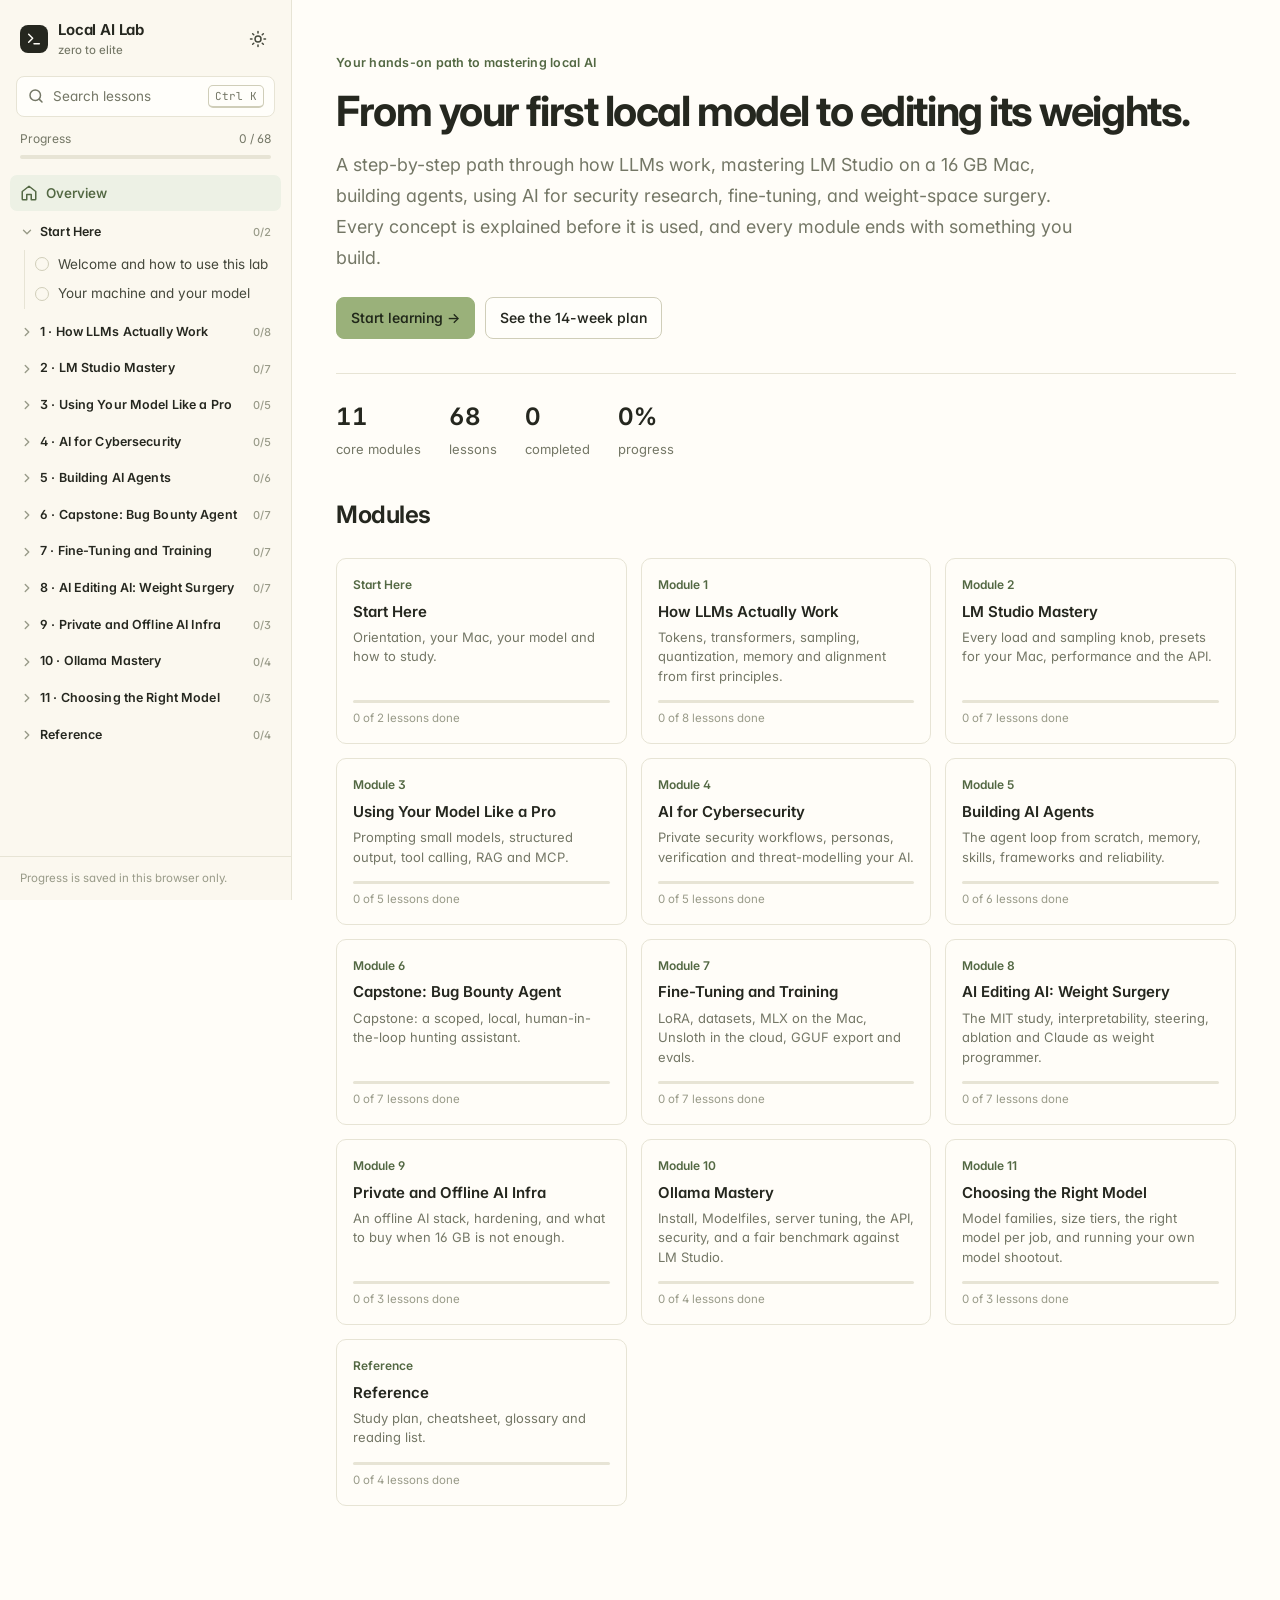
<file: index.html>
<!doctype html>
<html lang="en">
<head>
  <meta charset="utf-8">
  <meta name="viewport" content="width=device-width, initial-scale=1">
  <title>Local AI Lab</title>
  <meta name="description" content="A zero-to-elite study lab for local LLMs: how they work, LM Studio mastery, agents, security workflows, fine-tuning and weight-space editing.">
  <meta name="theme-color" content="#fffdf8" media="(prefers-color-scheme: light)">
  <meta name="theme-color" content="#171a14" media="(prefers-color-scheme: dark)">
  <link rel="icon" href="assets/favicon.svg" type="image/svg+xml">
  <script src="assets/theme.js"></script>
  <link rel="preconnect" href="https://fonts.googleapis.com">
  <link rel="preconnect" href="https://fonts.gstatic.com" crossorigin>
  <link rel="stylesheet" href="https://fonts.googleapis.com/css2?family=Inter:wght@400;450;500;550;600;650;700&family=JetBrains+Mono:wght@400;500;600&display=swap">
  <link rel="stylesheet" href="assets/style.css">
</head>
<body>
  <header class="topbar">
    <button class="icon-btn" id="menu-btn" aria-label="Open navigation">
      <svg class="icon" viewBox="0 0 24 24" fill="none" stroke="currentColor" stroke-width="2" stroke-linecap="round"><path d="M4 7h16M4 12h16M4 17h16"/></svg>
    </button>
    <a class="brand" href="#/">Local AI Lab</a>
    <button class="icon-btn" data-action="search" aria-label="Search">
      <svg class="icon" viewBox="0 0 24 24" fill="none" stroke="currentColor" stroke-width="2" stroke-linecap="round"><circle cx="11" cy="11" r="7"/><path d="m20 20-3.5-3.5"/></svg>
    </button>
    <button class="icon-btn theme-btn" data-action="theme" aria-label="Toggle light or dark theme">
      <svg class="icon sun" viewBox="0 0 24 24" fill="none" stroke="currentColor" stroke-width="2" stroke-linecap="round"><circle cx="12" cy="12" r="4"/><path d="M12 2v2M12 20v2M4.9 4.9l1.4 1.4M17.7 17.7l1.4 1.4M2 12h2M20 12h2M4.9 19.1l1.4-1.4M17.7 6.3l1.4-1.4"/></svg>
      <svg class="icon moon" viewBox="0 0 24 24" fill="none" stroke="currentColor" stroke-width="2" stroke-linecap="round" stroke-linejoin="round"><path d="M20 14.5A8 8 0 0 1 9.5 4a8 8 0 1 0 10.5 10.5z"/></svg>
    </button>
  </header>

  <div class="layout">
    <aside class="sidebar" id="sidebar" aria-label="Course navigation">
      <div class="sb-head">
        <a class="brand" href="#/">
          <span class="brand-mark" aria-hidden="true">
            <svg viewBox="0 0 24 24" fill="none" stroke="currentColor" stroke-width="2.2" stroke-linecap="round" stroke-linejoin="round"><path d="M4 17l6-6-6-6"/><path d="M12 19h8"/></svg>
          </span>
          <span>Local AI Lab<small>zero to elite</small></span>
        </a>
        <button class="icon-btn theme-btn" data-action="theme" aria-label="Toggle light or dark theme">
          <svg class="icon sun" viewBox="0 0 24 24" fill="none" stroke="currentColor" stroke-width="2" stroke-linecap="round"><circle cx="12" cy="12" r="4"/><path d="M12 2v2M12 20v2M4.9 4.9l1.4 1.4M17.7 17.7l1.4 1.4M2 12h2M20 12h2M4.9 19.1l1.4-1.4M17.7 6.3l1.4-1.4"/></svg>
          <svg class="icon moon" viewBox="0 0 24 24" fill="none" stroke="currentColor" stroke-width="2" stroke-linecap="round" stroke-linejoin="round"><path d="M20 14.5A8 8 0 0 1 9.5 4a8 8 0 1 0 10.5 10.5z"/></svg>
        </button>
      </div>
      <button class="search-trigger" data-action="search">
        <svg class="icon" viewBox="0 0 24 24" fill="none" stroke="currentColor" stroke-width="2" stroke-linecap="round"><circle cx="11" cy="11" r="7"/><path d="m20 20-3.5-3.5"/></svg>
        <span>Search lessons</span><kbd id="search-kbd">Ctrl K</kbd>
      </button>
      <div class="progress">
        <div class="progress-row"><span>Progress</span><span id="progress-text">0 / 0</span></div>
        <div class="progress-bar"><i id="progress-fill"></i></div>
      </div>
      <nav id="nav"></nav>
      <div class="sb-foot">Progress is saved in this browser only.</div>
    </aside>
    <div class="scrim" id="scrim"></div>

    <main class="main" id="main">
      <div class="content-wrap">
        <div class="col">
          <article class="prose" id="article"></article>
          <div class="lesson-foot" id="lesson-foot"></div>
        </div>
        <aside class="toc" id="toc" aria-label="On this page"></aside>
      </div>
    </main>
  </div>

  <div class="search-modal" id="search" hidden>
    <div class="search-box" role="dialog" aria-modal="true" aria-label="Search lessons">
      <div class="search-input-row">
        <svg class="icon" viewBox="0 0 24 24" fill="none" stroke="currentColor" stroke-width="2" stroke-linecap="round"><circle cx="11" cy="11" r="7"/><path d="m20 20-3.5-3.5"/></svg>
        <input id="search-input" type="search" placeholder="Search: kv cache, top-p, lora, scope guard…" autocomplete="off" spellcheck="false">
        <kbd>Esc</kbd>
      </div>
      <div class="search-results" id="search-results"></div>
      <div class="search-foot"><span><kbd>↑</kbd> <kbd>↓</kbd> to move</span><span><kbd>Enter</kbd> to open</span></div>
    </div>
  </div>

  <script src="assets/vendor/marked.min.js"></script>
  <script src="assets/vendor/highlight.min.js"></script>
  <script src="assets/vendor/hljs-dockerfile.min.js"></script>
  <script src="assets/vendor/hljs-django.min.js"></script>
  <script src="content/manifest.js"></script>
  <script src="assets/widgets.js"></script>
  <script src="assets/app.js"></script>
</body>
</html>
</file>
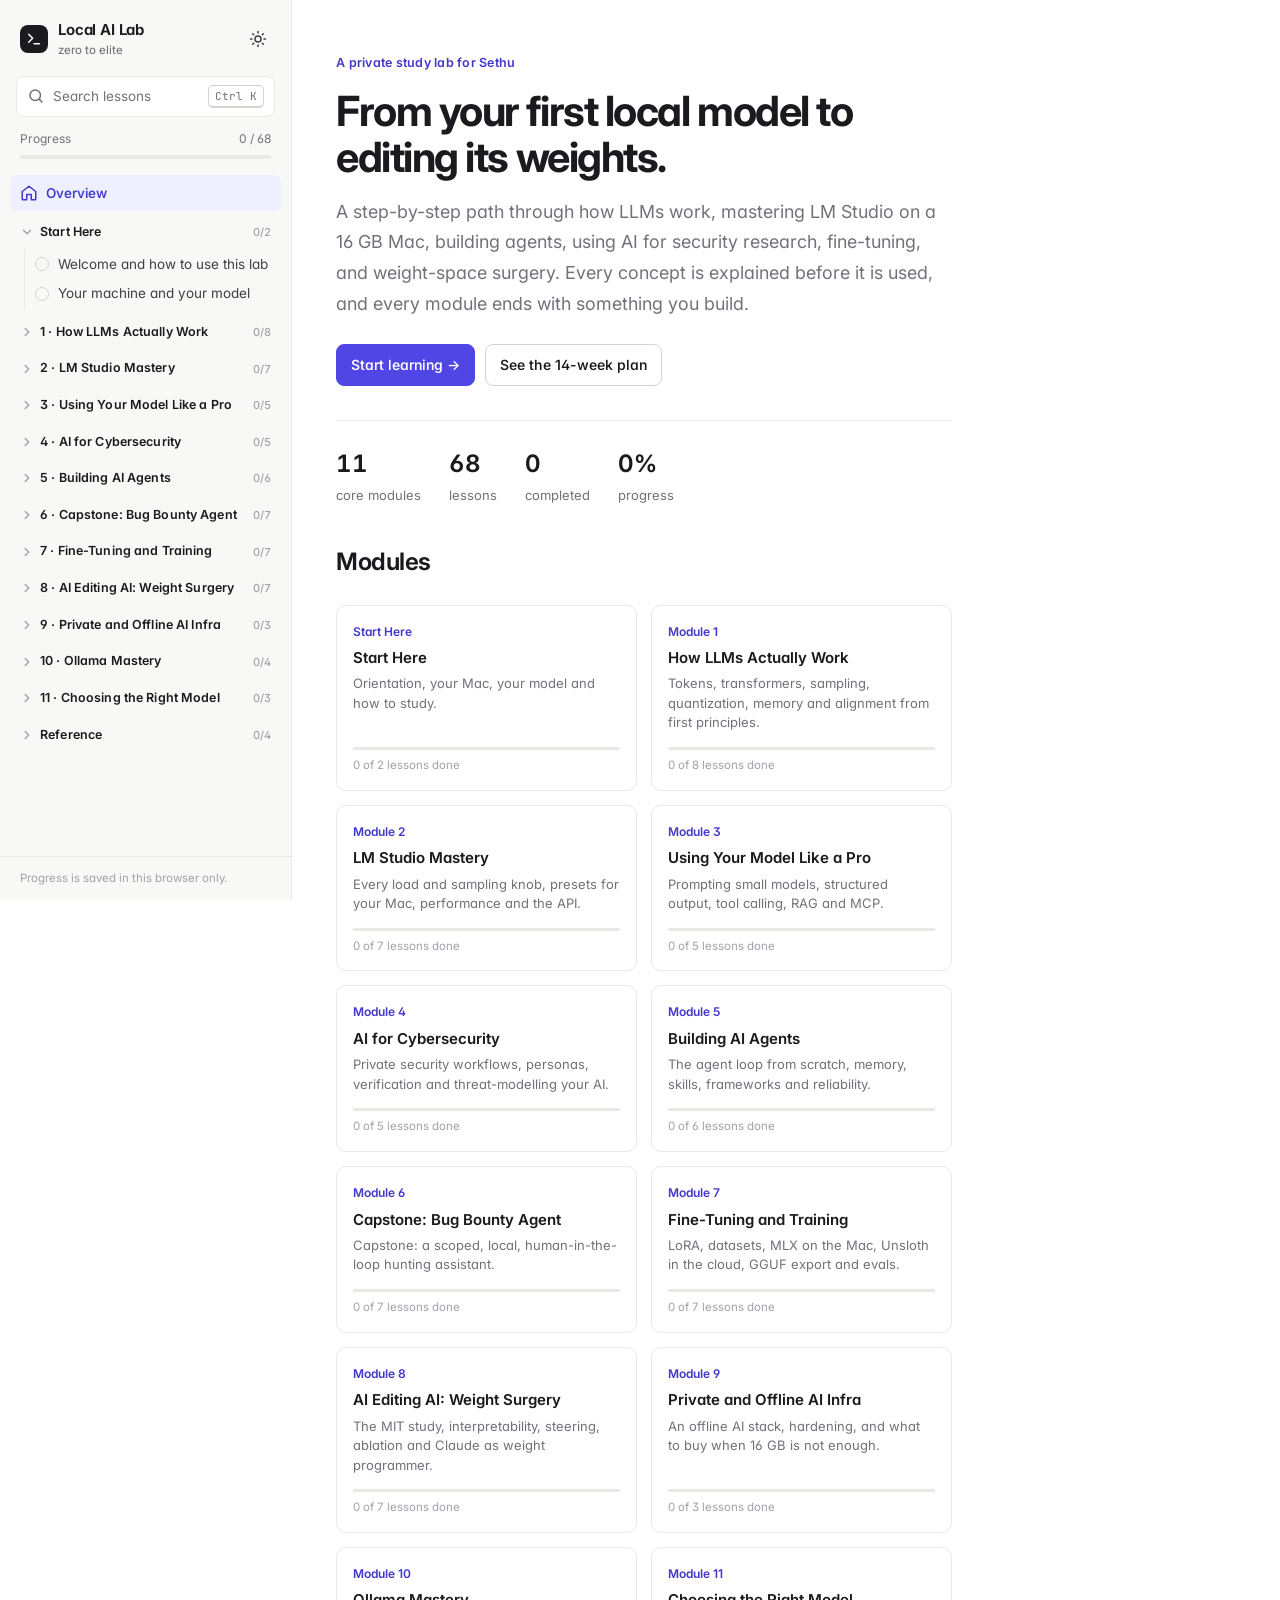
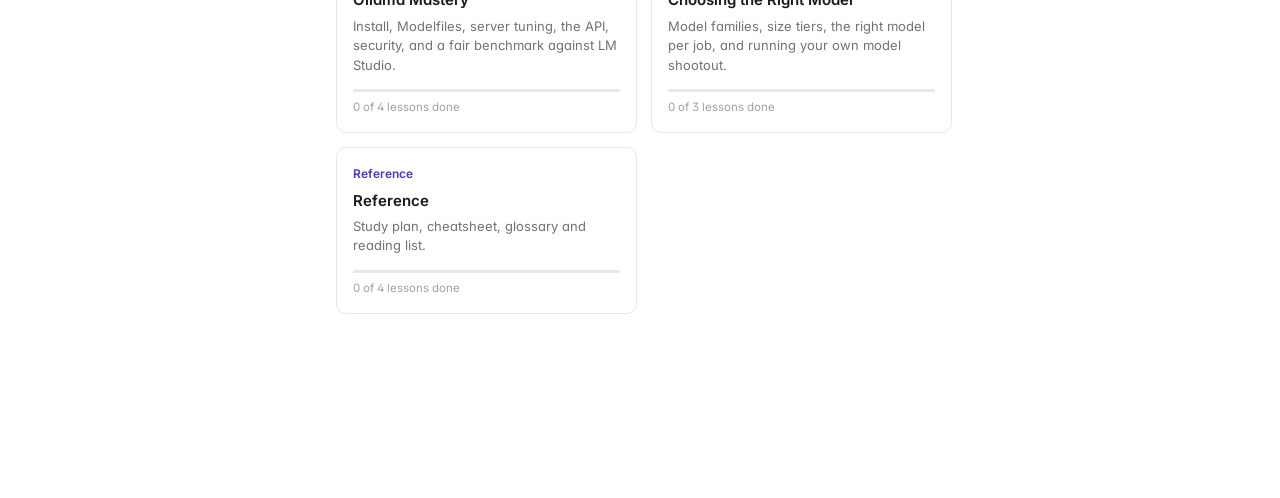
<file: local-ai-lab/index.html>
<!doctype html>
<html lang="en">
<head>
  <meta charset="utf-8">
  <meta name="viewport" content="width=device-width, initial-scale=1">
  <title>Local AI Lab</title>
  <meta name="description" content="A zero-to-elite study lab for local LLMs: how they work, LM Studio mastery, agents, security workflows, fine-tuning and weight-space editing.">
  <meta name="theme-color" content="#ffffff" media="(prefers-color-scheme: light)">
  <meta name="theme-color" content="#0e0f12" media="(prefers-color-scheme: dark)">
  <link rel="icon" href="assets/favicon.svg" type="image/svg+xml">
  <script src="assets/theme.js"></script>
  <link rel="preconnect" href="https://fonts.googleapis.com">
  <link rel="preconnect" href="https://fonts.gstatic.com" crossorigin>
  <link rel="stylesheet" href="https://fonts.googleapis.com/css2?family=Inter:wght@400;450;500;550;600;650;700&family=JetBrains+Mono:wght@400;500;600&display=swap">
  <link rel="stylesheet" href="assets/style.css">
</head>
<body>
  <header class="topbar">
    <button class="icon-btn" id="menu-btn" aria-label="Open navigation">
      <svg class="icon" viewBox="0 0 24 24" fill="none" stroke="currentColor" stroke-width="2" stroke-linecap="round"><path d="M4 7h16M4 12h16M4 17h16"/></svg>
    </button>
    <a class="brand" href="#/">Local AI Lab</a>
    <button class="icon-btn" data-action="search" aria-label="Search">
      <svg class="icon" viewBox="0 0 24 24" fill="none" stroke="currentColor" stroke-width="2" stroke-linecap="round"><circle cx="11" cy="11" r="7"/><path d="m20 20-3.5-3.5"/></svg>
    </button>
    <button class="icon-btn theme-btn" data-action="theme" aria-label="Toggle light or dark theme">
      <svg class="icon sun" viewBox="0 0 24 24" fill="none" stroke="currentColor" stroke-width="2" stroke-linecap="round"><circle cx="12" cy="12" r="4"/><path d="M12 2v2M12 20v2M4.9 4.9l1.4 1.4M17.7 17.7l1.4 1.4M2 12h2M20 12h2M4.9 19.1l1.4-1.4M17.7 6.3l1.4-1.4"/></svg>
      <svg class="icon moon" viewBox="0 0 24 24" fill="none" stroke="currentColor" stroke-width="2" stroke-linecap="round" stroke-linejoin="round"><path d="M20 14.5A8 8 0 0 1 9.5 4a8 8 0 1 0 10.5 10.5z"/></svg>
    </button>
  </header>

  <div class="layout">
    <aside class="sidebar" id="sidebar" aria-label="Course navigation">
      <div class="sb-head">
        <a class="brand" href="#/">
          <span class="brand-mark" aria-hidden="true">
            <svg viewBox="0 0 24 24" fill="none" stroke="currentColor" stroke-width="2.2" stroke-linecap="round" stroke-linejoin="round"><path d="M4 17l6-6-6-6"/><path d="M12 19h8"/></svg>
          </span>
          <span>Local AI Lab<small>zero to elite</small></span>
        </a>
        <button class="icon-btn theme-btn" data-action="theme" aria-label="Toggle light or dark theme">
          <svg class="icon sun" viewBox="0 0 24 24" fill="none" stroke="currentColor" stroke-width="2" stroke-linecap="round"><circle cx="12" cy="12" r="4"/><path d="M12 2v2M12 20v2M4.9 4.9l1.4 1.4M17.7 17.7l1.4 1.4M2 12h2M20 12h2M4.9 19.1l1.4-1.4M17.7 6.3l1.4-1.4"/></svg>
          <svg class="icon moon" viewBox="0 0 24 24" fill="none" stroke="currentColor" stroke-width="2" stroke-linecap="round" stroke-linejoin="round"><path d="M20 14.5A8 8 0 0 1 9.5 4a8 8 0 1 0 10.5 10.5z"/></svg>
        </button>
      </div>
      <button class="search-trigger" data-action="search">
        <svg class="icon" viewBox="0 0 24 24" fill="none" stroke="currentColor" stroke-width="2" stroke-linecap="round"><circle cx="11" cy="11" r="7"/><path d="m20 20-3.5-3.5"/></svg>
        <span>Search lessons</span><kbd id="search-kbd">Ctrl K</kbd>
      </button>
      <div class="progress">
        <div class="progress-row"><span>Progress</span><span id="progress-text">0 / 0</span></div>
        <div class="progress-bar"><i id="progress-fill"></i></div>
      </div>
      <nav id="nav"></nav>
      <div class="sb-foot">Progress is saved in this browser only.</div>
    </aside>
    <div class="scrim" id="scrim"></div>

    <main class="main" id="main">
      <div class="content-wrap">
        <div class="col">
          <article class="prose" id="article"></article>
          <div class="lesson-foot" id="lesson-foot"></div>
        </div>
        <aside class="toc" id="toc" aria-label="On this page"></aside>
      </div>
    </main>
  </div>

  <div class="search-modal" id="search" hidden>
    <div class="search-box" role="dialog" aria-modal="true" aria-label="Search lessons">
      <div class="search-input-row">
        <svg class="icon" viewBox="0 0 24 24" fill="none" stroke="currentColor" stroke-width="2" stroke-linecap="round"><circle cx="11" cy="11" r="7"/><path d="m20 20-3.5-3.5"/></svg>
        <input id="search-input" type="search" placeholder="Search: kv cache, top-p, lora, scope guard…" autocomplete="off" spellcheck="false">
        <kbd>Esc</kbd>
      </div>
      <div class="search-results" id="search-results"></div>
      <div class="search-foot"><span><kbd>↑</kbd> <kbd>↓</kbd> to move</span><span><kbd>Enter</kbd> to open</span></div>
    </div>
  </div>

  <script src="assets/vendor/marked.min.js"></script>
  <script src="assets/vendor/highlight.min.js"></script>
  <script src="assets/vendor/hljs-dockerfile.min.js"></script>
  <script src="assets/vendor/hljs-django.min.js"></script>
  <script src="content/manifest.js"></script>
  <script src="assets/widgets.js"></script>
  <script src="assets/app.js"></script>
</body>
</html>
</file>
<file: assets/style.css>
/* Local AI Lab — sage, cream and beige theme with light/dark tokens */

:root {
  --font-sans: "Inter", ui-sans-serif, system-ui, -apple-system, "Segoe UI", Roboto, sans-serif;
  --font-mono: "JetBrains Mono", ui-monospace, SFMono-Regular, Menlo, Consolas, monospace;

  --palette-sage: #9ab17a;
  --palette-celadon: #c3cc9b;
  --palette-cream: #e4dfb5;
  --palette-beige: #fbe8ce;

  --bg: #fffdf8;
  --bg-soft: #fbf8ef;
  --bg-muted: #f2efdf;
  --bg-elev: #fffefa;
  --text: #25271f;
  --text-soft: #45483c;
  --muted: #747766;
  --faint: #999b89;
  --border: #e7e4d5;
  --border-strong: #d0ceb9;
  --accent: var(--palette-sage);
  --accent-hover: #879e69;
  --accent-soft: #edf1e5;
  --accent-text: #536843;
  --accent-ink: #202719;
  --mark: #f5e9bb;
  --scrim: rgba(37, 39, 31, .42);
  --shadow: 0 1px 2px rgba(37, 39, 31, .04), 0 8px 24px rgba(37, 39, 31, .07);
  --shadow-lg: 0 24px 64px rgba(37, 39, 31, .2);

  --code-bg: #f6f4ea;
  --code-border: #e9e6d8;
  --code-text: #303228;
  --tok-comment: #858775;
  --tok-keyword: #687d50;
  --tok-string: #536843;
  --tok-number: #a76a38;
  --tok-title: #657b4e;
  --tok-attr: #77794e;
  --tok-meta: #747766;
  --tok-del: #a34f43;
  --tok-add: #536843;

  --c-goals: #687d50;
  --c-concept: #77794e;
  --c-note: #657b4e;
  --c-tip: #71864f;
  --c-warning: #a9783b;
  --c-danger: #a34f43;
  --c-lab: #85875b;
  --c-mac: #707466;

  --seg-1: var(--palette-sage);
  --seg-2: var(--palette-celadon);
  --seg-3: var(--palette-cream);
  --seg-4: var(--palette-beige);
  --seg-5: #69734e;

  --sidebar-w: 292px;
  --radius: 10px;
  --radius-sm: 6px;
  color-scheme: light;
}

:root[data-theme="dark"] {
  --bg: #171a14;
  --bg-soft: #1d2118;
  --bg-muted: #292e21;
  --bg-elev: #20241b;
  --text: #f1f0e5;
  --text-soft: #d2d3c4;
  --muted: #a5a890;
  --faint: #777d68;
  --border: #343a2c;
  --border-strong: #4a513c;
  --accent: #a9bf88;
  --accent-hover: #bdd19a;
  --accent-soft: #2a3322;
  --accent-text: #c2d4a3;
  --accent-ink: #202719;
  --mark: #4b492d;
  --scrim: rgba(9, 11, 8, .58);
  --shadow: 0 1px 2px rgba(0, 0, 0, .3), 0 8px 24px rgba(0, 0, 0, .25);
  --shadow-lg: 0 24px 64px rgba(0, 0, 0, .55);

  --code-bg: #1b1f18;
  --code-border: #343a2c;
  --code-text: #e5e5d8;
  --tok-comment: #929783;
  --tok-keyword: #bbce9a;
  --tok-string: #a9c28a;
  --tok-number: #e0b47f;
  --tok-title: #c2d4a3;
  --tok-attr: #d0ce91;
  --tok-meta: #a5a890;
  --tok-del: #e5a099;
  --tok-add: #a9c28a;

  --c-goals: #bbce9a;
  --c-concept: #d0ce91;
  --c-note: #c2d4a3;
  --c-tip: #a9c28a;
  --c-warning: #e0b47f;
  --c-danger: #e5a099;
  --c-lab: #d0ce91;
  --c-mac: #a5a890;

  --seg-1: #8da86a;
  --seg-2: #b6c894;
  --seg-3: #d4c779;
  --seg-4: #d8b98f;
  --seg-5: #69734e;
  color-scheme: dark;
}

*, *::before, *::after { box-sizing: border-box; }

html { -webkit-text-size-adjust: 100%; scroll-padding-top: 84px; }

body {
  margin: 0;
  background: var(--bg);
  color: var(--text);
  font-family: var(--font-sans);
  font-size: 16px;
  line-height: 1.65;
  -webkit-font-smoothing: antialiased;
  -moz-osx-font-smoothing: grayscale;
  font-feature-settings: "cv11", "ss01";
}

a { color: var(--accent-text); text-decoration: none; }
a:hover { text-decoration: underline; text-underline-offset: 3px; }
button { font: inherit; color: inherit; }
:focus-visible { outline: 2px solid var(--accent); outline-offset: 2px; border-radius: 4px; }

.icon { width: 18px; height: 18px; flex: none; }

/* ---------- layout ---------- */

.layout {
  display: grid;
  grid-template-columns: var(--sidebar-w) minmax(0, 1fr);
  min-height: 100vh;
}

.sidebar {
  position: sticky;
  top: 0;
  height: 100vh;
  display: flex;
  flex-direction: column;
  background: var(--bg-soft);
  border-right: 1px solid var(--border);
  overflow: hidden;
}

.sb-head {
  display: flex;
  align-items: center;
  justify-content: space-between;
  padding: 18px 16px 10px 20px;
}

.brand {
  display: flex;
  align-items: center;
  gap: 10px;
  color: var(--text);
  font-weight: 650;
  font-size: 15px;
  letter-spacing: -0.01em;
}
.brand:hover { text-decoration: none; }
.brand-mark {
  width: 28px; height: 28px;
  border-radius: 8px;
  display: grid; place-items: center;
  background: var(--text);
  color: var(--bg);
}
.brand-mark svg { width: 16px; height: 16px; }
.brand small { display: block; font-weight: 450; font-size: 11.5px; color: var(--muted); letter-spacing: 0; margin-top: -2px; }

.icon-btn {
  display: inline-grid;
  place-items: center;
  width: 34px; height: 34px;
  border-radius: 8px;
  border: 1px solid transparent;
  background: transparent;
  color: var(--text-soft);
  cursor: pointer;
}
.icon-btn:hover { background: var(--bg-muted); color: var(--text); }

.theme-btn .moon { display: none; }
:root[data-theme="dark"] .theme-btn .sun { display: none; }
:root[data-theme="dark"] .theme-btn .moon { display: block; }

.search-trigger {
  margin: 6px 16px 10px;
  display: flex;
  align-items: center;
  gap: 8px;
  padding: 8px 10px;
  border: 1px solid var(--border);
  border-radius: 8px;
  background: var(--bg-elev);
  color: var(--muted);
  font-size: 13.5px;
  cursor: pointer;
  text-align: left;
}
.search-trigger:hover { border-color: var(--border-strong); color: var(--text-soft); }
.search-trigger span { flex: 1; }
kbd, .kbd {
  font-family: var(--font-mono);
  font-size: 11px;
  padding: 1px 6px;
  border: 1px solid var(--border-strong);
  border-bottom-width: 2px;
  border-radius: 5px;
  background: var(--bg-elev);
  color: var(--muted);
}

.progress {
  margin: 2px 20px 10px;
  font-size: 12px;
  color: var(--muted);
}
.progress-row { display: flex; justify-content: space-between; margin-bottom: 6px; }
.progress-bar { height: 4px; border-radius: 99px; background: var(--border); overflow: hidden; }
.progress-bar i { display: block; height: 100%; width: 0; background: var(--accent); border-radius: 99px; transition: width .3s ease; }

#nav {
  flex: 1;
  overflow-y: auto;
  padding: 6px 10px 24px;
  scrollbar-width: thin;
}

.nav-home {
  display: flex; align-items: center; gap: 8px;
  padding: 7px 10px;
  margin-bottom: 4px;
  border-radius: 7px;
  font-size: 13.5px;
  color: var(--text-soft);
}
.nav-home:hover { background: var(--bg-muted); text-decoration: none; color: var(--text); }
.nav-home.active { background: var(--accent-soft); color: var(--accent-text); font-weight: 550; }

.nav-part { margin-top: 2px; }
.nav-part-btn {
  width: 100%;
  display: flex;
  align-items: center;
  gap: 6px;
  padding: 7px 10px;
  border: 0;
  background: transparent;
  border-radius: 7px;
  font-size: 12.5px;
  font-weight: 600;
  color: var(--text);
  letter-spacing: 0.01em;
  cursor: pointer;
  text-align: left;
}
.nav-part-btn:hover { background: var(--bg-muted); }
.nav-part-btn .chev { width: 14px; height: 14px; color: var(--faint); transition: transform .15s ease; flex: none; }
.nav-part.open .nav-part-btn .chev { transform: rotate(90deg); }
.nav-part-btn .label { flex: 1; }
.nav-count { font-size: 11px; font-weight: 500; color: var(--faint); font-variant-numeric: tabular-nums; }
.nav-count.full { color: var(--c-tip); }

.nav-lessons {
  list-style: none;
  margin: 0 0 6px;
  padding: 0 0 0 14px;
  display: none;
}
.nav-part.open .nav-lessons { display: block; }
.nav-lessons a {
  display: flex;
  align-items: flex-start;
  gap: 9px;
  padding: 5px 10px 5px 10px;
  border-left: 1px solid var(--border);
  font-size: 13.5px;
  line-height: 1.45;
  color: var(--text-soft);
}
.nav-lessons a:hover { color: var(--text); text-decoration: none; border-left-color: var(--border-strong); }
.nav-lessons a.active { color: var(--accent-text); border-left-color: var(--accent); font-weight: 550; }
.nav-lessons .dot {
  flex: none;
  width: 14px; height: 14px;
  margin-top: 2.5px;
  border-radius: 50%;
  border: 1.5px solid var(--border-strong);
  display: grid; place-items: center;
}
.nav-lessons a.done .dot { background: var(--c-tip); border-color: var(--c-tip); }
.nav-lessons a.done .dot::after {
  content: "";
  width: 6px; height: 3.5px;
  border-left: 1.6px solid var(--bg);
  border-bottom: 1.6px solid var(--bg);
  transform: rotate(-45deg) translate(0.5px, -0.5px);
}

.sb-foot {
  border-top: 1px solid var(--border);
  padding: 12px 20px;
  font-size: 11.5px;
  color: var(--faint);
}

/* ---------- topbar (mobile) ---------- */

.topbar {
  display: none;
  position: sticky;
  top: 0;
  z-index: 30;
  height: 56px;
  align-items: center;
  gap: 6px;
  padding: 0 10px;
  background: color-mix(in srgb, var(--bg) 88%, transparent);
  backdrop-filter: saturate(1.4) blur(10px);
  -webkit-backdrop-filter: saturate(1.4) blur(10px);
  border-bottom: 1px solid var(--border);
}
.topbar .brand { flex: 1; font-size: 14.5px; }

.scrim { display: none; }

/* ---------- main column ---------- */

.main { min-width: 0; }

.content-wrap {
  display: grid;
  grid-template-columns: minmax(0, 760px) 220px;
  gap: 64px;
  justify-content: center;
  padding: 52px 44px 120px;
}

body.overview-page .content-wrap {
  grid-template-columns: minmax(0, 1fr);
  gap: 0;
}

.col { min-width: 0; }

/* ---------- prose ---------- */

.prose { font-size: 16.5px; line-height: 1.72; color: var(--text-soft); }
.prose > *:first-child { margin-top: 0; }

.kicker {
  display: flex;
  flex-wrap: wrap;
  align-items: center;
  gap: 8px;
  font-size: 12.5px;
  font-weight: 550;
  color: var(--accent-text);
  margin-bottom: 14px;
  letter-spacing: 0.01em;
}
.kicker .sep { color: var(--faint); font-weight: 400; }
.kicker .meta { color: var(--muted); font-weight: 450; }
.kicker-site { margin-left: auto; color: var(--accent-text); white-space: nowrap; }
.kicker-site:hover { color: var(--accent-hover); }

.prose h1, .prose h2, .prose h3, .prose h4 {
  color: var(--text);
  letter-spacing: -0.02em;
  line-height: 1.25;
  position: relative;
}
.prose h1 { font-size: 2.15rem; font-weight: 700; margin: 0 0 18px; letter-spacing: -0.03em; }
.prose h2 { font-size: 1.5rem; font-weight: 650; margin: 3.2rem 0 1rem; padding-top: 1.4rem; border-top: 1px solid var(--border); }
.prose h3 { font-size: 1.17rem; font-weight: 620; margin: 2.2rem 0 .7rem; }
.prose h4 { font-size: 1rem; font-weight: 620; margin: 1.6rem 0 .5rem; }

.prose .anchor {
  position: absolute;
  left: -1.1em;
  padding-right: .3em;
  color: var(--faint);
  opacity: 0;
  font-weight: 400;
  text-decoration: none;
}
.prose h2 .anchor { top: 1.4rem; }
.prose h2:hover .anchor, .prose h3:hover .anchor, .prose .anchor:focus { opacity: 1; }

.prose p { margin: 0 0 1.1em; }
.prose p.lead { font-size: 1.14rem; line-height: 1.65; color: var(--muted); margin-bottom: 1.6em; }
.prose strong { color: var(--text); font-weight: 620; }
.prose ul, .prose ol { padding-left: 1.4em; margin: 0 0 1.2em; }
.prose li { margin: .3em 0; }
.prose li > ul, .prose li > ol { margin: .3em 0; }
.prose li::marker { color: var(--faint); }
.prose ol > li::marker { color: var(--muted); font-variant-numeric: tabular-nums; }
.prose hr { border: 0; border-top: 1px solid var(--border); margin: 2.5em 0; }
.prose img { max-width: 100%; border-radius: var(--radius); }

.prose blockquote {
  margin: 1.4em 0;
  padding: .2em 1.1em;
  border-left: 3px solid var(--border-strong);
  color: var(--muted);
}

.prose :not(pre) > code {
  font-family: var(--font-mono);
  font-size: .86em;
  padding: .12em .38em;
  border-radius: 5px;
  background: var(--bg-muted);
  border: 1px solid var(--border);
  color: var(--text);
  word-break: break-word;
}
.prose a code { color: var(--accent-text); }

.prose kbd { font-size: .78em; }

/* task lists */
.prose li.task { list-style: none; margin-left: -1.4em; display: flex; gap: .6em; align-items: flex-start; }
.prose li.task input {
  appearance: none;
  -webkit-appearance: none;
  flex: none;
  width: 17px; height: 17px;
  margin: .28em 0 0;
  border: 1.5px solid var(--border-strong);
  border-radius: 5px;
  background: var(--bg-elev);
  cursor: pointer;
  display: grid; place-items: center;
}
.prose li.task input:checked { background: var(--accent); border-color: var(--accent); }
.prose li.task input:checked::after {
  content: "";
  width: 8px; height: 4.5px;
  border-left: 2px solid var(--accent-ink);
  border-bottom: 2px solid var(--accent-ink);
  transform: rotate(-45deg) translate(1px, -1px);
}
.prose li.task.checked > .task-body { color: var(--muted); text-decoration: line-through; text-decoration-color: var(--faint); }

/* tables */
.table-wrap {
  margin: 1.5em 0;
  overflow-x: auto;
  border: 1px solid var(--border);
  border-radius: var(--radius);
}
.prose table { width: 100%; border-collapse: collapse; font-size: .9em; line-height: 1.55; }
.prose th, .prose td { padding: 9px 14px; text-align: left; vertical-align: top; border-bottom: 1px solid var(--border); }
.prose th { background: var(--bg-soft); color: var(--text); font-weight: 600; font-size: .95em; white-space: nowrap; }
.prose tr:last-child td { border-bottom: 0; }
.prose td code { white-space: nowrap; }

/* details */
.prose details {
  margin: .6em 0 1em;
  border: 1px solid var(--border);
  border-radius: var(--radius-sm);
  background: var(--bg-soft);
}
.prose details > summary {
  cursor: pointer;
  padding: 7px 12px;
  font-size: .9em;
  font-weight: 560;
  color: var(--accent-text);
  list-style: none;
  user-select: none;
}
.prose details > summary::-webkit-details-marker { display: none; }
.prose details > summary::before { content: "+"; display: inline-block; width: 1.1em; color: var(--faint); }
.prose details[open] > summary::before { content: "\2212"; }
.prose details > :not(summary) { padding: 0 14px; }
.prose details[open] { padding-bottom: 4px; }
.prose details > p:first-of-type { margin-top: .4em; }

/* ---------- code blocks ---------- */

.code {
  margin: 1.4em 0;
  border: 1px solid var(--code-border);
  border-radius: var(--radius);
  background: var(--code-bg);
  overflow: hidden;
}
.code figcaption {
  display: flex;
  align-items: center;
  gap: 10px;
  padding: 6px 8px 6px 14px;
  border-bottom: 1px solid var(--code-border);
  font-size: 12px;
  color: var(--muted);
  font-family: var(--font-mono);
}
.code .code-title { color: var(--text-soft); font-weight: 500; }
.code .code-lang { flex: 1; text-transform: lowercase; }
.code .code-title + .code-lang { text-align: right; }
.copy-btn {
  display: inline-flex; align-items: center; gap: 5px;
  padding: 3px 8px;
  border: 1px solid transparent;
  border-radius: 6px;
  background: transparent;
  color: var(--muted);
  font-family: var(--font-sans);
  font-size: 12px;
  cursor: pointer;
}
.copy-btn:hover { background: var(--bg-muted); color: var(--text); border-color: var(--border); }
.copy-btn.copied { color: var(--c-tip); }
.copy-btn svg { width: 13px; height: 13px; }
.code pre {
  margin: 0;
  padding: 14px 16px;
  overflow-x: auto;
  font-family: var(--font-mono);
  font-size: 13.2px;
  line-height: 1.62;
  color: var(--code-text);
  tab-size: 4;
}
.code pre code { font-family: inherit; background: none; border: 0; padding: 0; }

/* syntax tokens */
.hljs-comment, .hljs-quote { color: var(--tok-comment); font-style: italic; }
.hljs-keyword, .hljs-selector-tag, .hljs-literal, .hljs-type, .hljs-built_in, .hljs-doctag { color: var(--tok-keyword); }
.hljs-string, .hljs-regexp, .hljs-char.escape_ { color: var(--tok-string); }
.hljs-number, .hljs-symbol, .hljs-bullet, .hljs-link { color: var(--tok-number); }
.hljs-title, .hljs-section, .hljs-title.function_, .hljs-title.class_ { color: var(--tok-title); }
.hljs-attr, .hljs-attribute, .hljs-variable, .hljs-template-variable, .hljs-property, .hljs-params, .hljs-selector-attr { color: var(--tok-attr); }
.hljs-meta, .hljs-meta .hljs-keyword, .hljs-subst { color: var(--tok-meta); }
.hljs-name, .hljs-tag { color: var(--tok-title); }
.hljs-deletion { color: var(--tok-del); background: color-mix(in srgb, var(--tok-del) 10%, transparent); }
.hljs-addition { color: var(--tok-add); background: color-mix(in srgb, var(--tok-add) 10%, transparent); }
.hljs-emphasis { font-style: italic; }
.hljs-strong { font-weight: 600; }

/* ---------- callouts ---------- */

.callout {
  --c: var(--c-note);
  margin: 1.5em 0;
  padding: 14px 18px 4px;
  border: 1px solid color-mix(in srgb, var(--c) 28%, var(--border));
  border-left: 3px solid var(--c);
  border-radius: var(--radius-sm) var(--radius) var(--radius) var(--radius-sm);
  background: color-mix(in srgb, var(--c) 5%, var(--bg));
  color: var(--text-soft);
  font-size: .96em;
}
.callout-head {
  display: flex;
  align-items: center;
  gap: 8px;
  margin-bottom: 6px;
  color: var(--c);
  font-size: 12px;
  font-weight: 650;
  letter-spacing: .06em;
  text-transform: uppercase;
}
.callout-head .icon { width: 16px; height: 16px; }
.callout-title { margin: 0 0 .5em; color: var(--text); font-weight: 620; font-size: 1.02em; letter-spacing: -0.005em; }
.callout-title code { text-transform: none; }
.callout-body > :last-child { margin-bottom: 12px; }
.callout-body .code { background: var(--bg-elev); }
.callout-body ul, .callout-body ol { margin-bottom: .8em; }

.callout.goals { --c: var(--c-goals); }
.callout.concept { --c: var(--c-concept); }
.callout.note { --c: var(--c-note); }
.callout.tip { --c: var(--c-tip); }
.callout.warning { --c: var(--c-warning); }
.callout.danger { --c: var(--c-danger); }
.callout.lab { --c: var(--c-lab); }
.callout.mac { --c: var(--c-mac); }

.callout.goals ul { list-style: none; padding-left: 0; }
.callout.goals li { position: relative; padding-left: 1.5em; }
.callout.goals li::before {
  content: "";
  position: absolute; left: 0; top: .62em;
  width: 9px; height: 5px;
  border-left: 2px solid var(--c-goals);
  border-bottom: 2px solid var(--c-goals);
  transform: rotate(-45deg);
}

/* ---------- mermaid ---------- */

.mermaid-wrap {
  margin: 1.6em 0;
  padding: 20px 16px;
  border: 1px solid var(--border);
  border-radius: var(--radius);
  background: var(--bg-soft);
  overflow-x: auto;
  text-align: center;
}
.mermaid-out { min-height: 40px; }
.mermaid-out svg { max-width: 100%; height: auto; }
.mermaid-out:empty::before { content: "Rendering diagram…"; color: var(--faint); font-size: 13px; }
.mermaid-fallback { text-align: left; font-family: var(--font-mono); font-size: 12.5px; color: var(--muted); margin: 0; white-space: pre-wrap; }

/* ---------- lesson footer ---------- */

.lesson-foot { margin-top: 64px; }

.complete-row {
  display: flex;
  align-items: center;
  justify-content: space-between;
  flex-wrap: wrap;
  gap: 12px;
  padding: 16px 18px;
  border: 1px solid var(--border);
  border-radius: var(--radius);
  background: var(--bg-soft);
  margin-bottom: 18px;
}
.complete-row p { margin: 0; font-size: 14px; color: var(--muted); }
.btn {
  display: inline-flex; align-items: center; gap: 8px;
  padding: 8px 14px;
  border-radius: 8px;
  border: 1px solid var(--border-strong);
  background: var(--bg-elev);
  color: var(--text);
  font-size: 14px;
  font-weight: 550;
  cursor: pointer;
  text-decoration: none;
}
.btn:hover { border-color: var(--text-soft); text-decoration: none; }
.btn.primary { background: var(--accent); border-color: var(--accent); color: var(--accent-ink); }
.btn.primary:hover { background: var(--accent-hover); border-color: var(--accent-hover); }
.btn.done { background: color-mix(in srgb, var(--c-tip) 12%, var(--bg)); border-color: color-mix(in srgb, var(--c-tip) 45%, var(--border)); color: var(--c-tip); }
.btn .icon { width: 16px; height: 16px; }

.pager { display: grid; grid-template-columns: 1fr 1fr; gap: 14px; }
.pager a {
  display: block;
  padding: 14px 16px;
  border: 1px solid var(--border);
  border-radius: var(--radius);
  color: var(--text);
  transition: border-color .15s ease, background .15s ease;
}
.pager a:hover { border-color: var(--accent); text-decoration: none; background: var(--accent-soft); }
.pager .dir { display: block; font-size: 12px; color: var(--muted); margin-bottom: 3px; }
.pager .t { font-weight: 580; font-size: 14.5px; line-height: 1.4; }
.pager .next { text-align: right; grid-column: 2; }

/* ---------- toc ---------- */

.toc {
  position: sticky;
  top: 52px;
  align-self: start;
  max-height: calc(100vh - 80px);
  overflow-y: auto;
  font-size: 13px;
  scrollbar-width: thin;
}
.toc-title { font-size: 11.5px; font-weight: 650; text-transform: uppercase; letter-spacing: .07em; color: var(--muted); margin-bottom: 10px; }
.toc ul { list-style: none; margin: 0; padding: 0; border-left: 1px solid var(--border); }
.toc li a {
  display: block;
  padding: 4px 0 4px 12px;
  margin-left: -1px;
  border-left: 1px solid transparent;
  color: var(--muted);
  line-height: 1.4;
}
.toc li.h3 a { padding-left: 24px; font-size: 12.5px; }
.toc li a:hover { color: var(--text); text-decoration: none; }
.toc li a.active { color: var(--accent-text); border-left-color: var(--accent); }

/* ---------- home ---------- */

.home-hero { margin-bottom: 40px; }
.home-hero .eyebrow { font-size: 12.5px; font-weight: 600; color: var(--accent-text); letter-spacing: .02em; margin-bottom: 14px; }
.home-hero h1 { font-size: 2.6rem; letter-spacing: -0.035em; line-height: 1.12; margin: 0 0 16px; color: var(--text); }
.home-hero p { font-size: 1.12rem; color: var(--muted); max-width: 760px; margin: 0 0 24px; }
.home-actions { display: flex; flex-wrap: wrap; gap: 10px; }
.home-stats { display: flex; flex-wrap: wrap; gap: 28px; margin: 34px 0 6px; padding-top: 22px; border-top: 1px solid var(--border); }
.home-stats div { font-size: 13px; color: var(--muted); }
.home-stats b { display: block; font-size: 1.5rem; color: var(--text); font-weight: 650; letter-spacing: -0.02em; font-variant-numeric: tabular-nums; }

.part-grid { display: grid; grid-template-columns: repeat(auto-fill, minmax(230px, 1fr)); gap: 14px; margin-top: 28px; }
.part-card {
  display: flex;
  flex-direction: column;
  gap: 6px;
  padding: 16px 16px 14px;
  border: 1px solid var(--border);
  border-radius: var(--radius);
  color: var(--text);
  background: var(--bg);
  transition: border-color .15s ease, transform .15s ease;
}
.part-card:hover { border-color: var(--accent); text-decoration: none; }
.part-card .num { font-size: 12px; font-weight: 600; color: var(--accent-text); }
.part-card .name { font-weight: 620; font-size: 15px; line-height: 1.35; }
.part-card .desc { font-size: 13px; color: var(--muted); line-height: 1.5; flex: 1; }
.part-card .bar { height: 3px; border-radius: 9px; background: var(--border); overflow: hidden; margin-top: 8px; }
.part-card .bar i { display: block; height: 100%; background: var(--accent); }
.part-card .count { font-size: 11.5px; color: var(--faint); }

.placeholder {
  padding: 28px;
  border: 1px dashed var(--border-strong);
  border-radius: var(--radius);
  color: var(--muted);
  text-align: center;
}

/* ---------- search ---------- */

.search-modal {
  position: fixed;
  inset: 0;
  z-index: 100;
  display: flex;
  justify-content: center;
  align-items: flex-start;
  padding: 10vh 16px 16px;
  background: var(--scrim);
  backdrop-filter: blur(3px);
  -webkit-backdrop-filter: blur(3px);
}
.search-modal[hidden] { display: none; }
.search-box {
  width: min(640px, 100%);
  max-height: 72vh;
  display: flex;
  flex-direction: column;
  border: 1px solid var(--border);
  border-radius: 14px;
  background: var(--bg-elev);
  box-shadow: var(--shadow-lg);
  overflow: hidden;
}
.search-input-row { display: flex; align-items: center; gap: 10px; padding: 0 14px; border-bottom: 1px solid var(--border); }
.search-input-row .icon { color: var(--muted); }
.search-input-row input {
  flex: 1;
  height: 54px;
  border: 0;
  outline: 0;
  background: transparent;
  color: var(--text);
  font: inherit;
  font-size: 16px;
}
.search-results { overflow-y: auto; padding: 8px; }
.search-results .empty { padding: 26px; text-align: center; color: var(--muted); font-size: 14px; }
.sr-item {
  display: block;
  padding: 10px 12px;
  border-radius: 8px;
  color: var(--text);
  cursor: pointer;
}
.sr-item:hover { text-decoration: none; }
.sr-item.active { background: var(--accent-soft); }
.sr-path { font-size: 11.5px; color: var(--muted); margin-bottom: 2px; }
.sr-title { font-weight: 580; font-size: 14.5px; }
.sr-snip { font-size: 13px; color: var(--muted); margin-top: 3px; line-height: 1.5; overflow: hidden; display: -webkit-box; -webkit-line-clamp: 2; -webkit-box-orient: vertical; }
.sr-item mark, .sr-snip mark { background: var(--mark); color: inherit; border-radius: 3px; padding: 0 1px; }
.search-foot { display: flex; gap: 14px; padding: 9px 14px; border-top: 1px solid var(--border); font-size: 12px; color: var(--muted); }

/* ---------- widgets ---------- */

.w {
  margin: 1.8em 0;
  border: 1px solid var(--border);
  border-radius: 12px;
  background: var(--bg-elev);
  box-shadow: var(--shadow);
  overflow: hidden;
  font-size: 14px;
  line-height: 1.5;
  color: var(--text-soft);
}
.w-head {
  display: flex;
  align-items: center;
  justify-content: space-between;
  gap: 10px;
  padding: 11px 16px;
  border-bottom: 1px solid var(--border);
  background: var(--bg-soft);
}
.w-head b { color: var(--text); font-weight: 620; font-size: 14px; }
.w-head span { font-size: 12px; color: var(--muted); }
.w-body { padding: 16px; }
.w-grid { display: grid; grid-template-columns: repeat(2, minmax(0, 1fr)); gap: 14px 22px; }
.w-field label { display: flex; justify-content: space-between; gap: 8px; font-size: 12.5px; color: var(--muted); margin-bottom: 4px; }
.w-field label output, .w-field label .val { color: var(--text); font-family: var(--font-mono); font-size: 12.5px; }
.w input[type="range"] { width: 100%; accent-color: var(--accent); }
.w select, .w input[type="number"], .w textarea {
  width: 100%;
  padding: 7px 9px;
  border: 1px solid var(--border-strong);
  border-radius: 7px;
  background: var(--bg);
  color: var(--text);
  font: inherit;
  font-size: 13.5px;
}
.w textarea { font-family: var(--font-mono); font-size: 13px; line-height: 1.55; resize: vertical; min-height: 90px; }
.w-chips { display: flex; flex-wrap: wrap; gap: 6px; }
.w-chip {
  padding: 5px 10px;
  border: 1px solid var(--border-strong);
  border-radius: 99px;
  background: var(--bg);
  font-size: 12.5px;
  cursor: pointer;
  color: var(--text-soft);
}
.w-chip:hover { border-color: var(--text-soft); }
.w-chip.on { background: var(--accent-soft); border-color: var(--accent); color: var(--accent-text); font-weight: 560; }
.w-btn {
  padding: 6px 12px;
  border: 1px solid var(--border-strong);
  border-radius: 7px;
  background: var(--bg);
  font-size: 13px;
  font-weight: 550;
  cursor: pointer;
  color: var(--text);
}
.w-btn:hover { border-color: var(--text-soft); }
.w-btn.primary { background: var(--accent); border-color: var(--accent); color: var(--accent-ink); }
.w-row { display: flex; flex-wrap: wrap; align-items: center; gap: 8px; }
.w-sep { height: 1px; background: var(--border); margin: 16px -16px; }
.w-note { font-size: 12.5px; color: var(--muted); margin: 10px 0 0; }
.w-mono { font-family: var(--font-mono); }
.w-prompt { font-family: var(--font-mono); font-size: 13px; padding: 9px 12px; border-radius: 8px; background: var(--code-bg); border: 1px solid var(--code-border); color: var(--text); }
.w-prompt .gen { color: var(--accent-text); font-weight: 600; }
.w-prompt .cursor { display: inline-block; width: 7px; height: 1.05em; vertical-align: -2px; background: var(--accent); animation: blink 1s steps(1) infinite; margin-left: 2px; }
@keyframes blink { 50% { opacity: 0; } }

.dist { display: grid; gap: 5px; margin-top: 14px; }
.dist-row { display: grid; grid-template-columns: 96px minmax(0, 1fr) 62px; align-items: center; gap: 10px; font-size: 13px; }
.dist-row .tok { font-family: var(--font-mono); color: var(--text); overflow: hidden; text-overflow: ellipsis; white-space: nowrap; }
.dist-row .track { position: relative; height: 18px; border-radius: 5px; background: var(--bg-muted); overflow: hidden; }
.dist-row .ghost { position: absolute; inset: 0 auto 0 0; background: color-mix(in srgb, var(--faint) 35%, transparent); border-radius: 5px; }
.dist-row .fill { position: absolute; inset: 0 auto 0 0; background: var(--accent); border-radius: 5px; transition: width .25s ease; }
.dist-row .pct { font-family: var(--font-mono); font-size: 12px; text-align: right; color: var(--text); }
.dist-row.cut .tok { color: var(--faint); text-decoration: line-through; }
.dist-row.cut .pct { color: var(--faint); font-size: 10.5px; font-family: var(--font-sans); }
.dist-row .hits { position: absolute; right: 6px; top: 0; font-size: 11px; line-height: 18px; color: var(--text); font-family: var(--font-mono); }
.dist-legend { display: flex; flex-wrap: wrap; gap: 14px; font-size: 12px; color: var(--muted); margin-top: 10px; }
.dist-legend i { display: inline-block; width: 10px; height: 10px; border-radius: 3px; margin-right: 5px; vertical-align: -1px; }

.mem-bar { display: flex; height: 30px; border-radius: 8px; overflow: hidden; background: var(--bg-muted); margin: 6px 0 8px; position: relative; }
.mem-bar span { height: 100%; transition: width .25s ease; }
.mem-scale { position: relative; height: 18px; font-size: 11px; color: var(--muted); }
.mem-marker { position: absolute; top: -40px; bottom: 0; width: 0; border-left: 2px dashed var(--text); }
.mem-marker em { position: absolute; top: 40px; transform: translateX(-50%); white-space: nowrap; font-style: normal; font-size: 11px; color: var(--text); }
.mem-legend { display: grid; grid-template-columns: repeat(auto-fill, minmax(190px, 1fr)); gap: 6px 16px; margin-top: 12px; font-size: 13px; }
.mem-legend div { display: flex; justify-content: space-between; gap: 8px; }
.mem-legend i { display: inline-block; width: 10px; height: 10px; border-radius: 3px; margin-right: 7px; vertical-align: -1px; }
.mem-legend b { font-family: var(--font-mono); font-weight: 500; color: var(--text); font-size: 12.5px; }
.verdict { margin-top: 14px; padding: 10px 12px; border-radius: 8px; font-size: 13.5px; border: 1px solid; }
.verdict.ok { color: var(--c-tip); border-color: color-mix(in srgb, var(--c-tip) 40%, transparent); background: color-mix(in srgb, var(--c-tip) 8%, transparent); }
.verdict.tight { color: var(--c-warning); border-color: color-mix(in srgb, var(--c-warning) 40%, transparent); background: color-mix(in srgb, var(--c-warning) 8%, transparent); }
.verdict.bad { color: var(--c-danger); border-color: color-mix(in srgb, var(--c-danger) 40%, transparent); background: color-mix(in srgb, var(--c-danger) 8%, transparent); }
.verdict b { color: inherit; }

.tok-out { display: flex; flex-wrap: wrap; gap: 3px; margin-top: 12px; font-family: var(--font-mono); font-size: 13px; line-height: 1.4; }
.tok-out span { padding: 2px 4px; border-radius: 4px; white-space: pre; }
.tok-out span.ws { color: var(--faint); }
.tok-stats { display: flex; flex-wrap: wrap; gap: 20px; margin-top: 14px; font-size: 13px; color: var(--muted); }
.tok-stats b { display: block; color: var(--text); font-size: 18px; font-weight: 650; font-variant-numeric: tabular-nums; }

/* ---------- responsive ---------- */

@media (max-width: 1260px) {
  .content-wrap { grid-template-columns: minmax(0, 780px); gap: 0; }
  .toc { display: none; }
}

@media (max-width: 920px) {
  .layout { grid-template-columns: minmax(0, 1fr); }
  .topbar { display: flex; }
  .sidebar {
    position: fixed;
    inset: 0 auto 0 0;
    z-index: 60;
    width: min(320px, 86vw);
    transform: translateX(-102%);
    transition: transform .22s ease;
    box-shadow: var(--shadow-lg);
  }
  body.nav-open .sidebar { transform: none; }
  .scrim {
    display: block;
    position: fixed; inset: 0; z-index: 50;
    background: var(--scrim);
    opacity: 0; pointer-events: none;
    transition: opacity .2s ease;
  }
  body.nav-open .scrim { opacity: 1; pointer-events: auto; }
  .sidebar .sb-head .theme-btn { display: none; }
  .content-wrap { padding: 28px 16px 96px; }
  html { scroll-padding-top: 72px; }
}

@media (max-width: 600px) {
  .prose { font-size: 16px; }
  .prose h1 { font-size: 1.75rem; }
  .prose h2 { font-size: 1.3rem; margin-top: 2.6rem; }
  .prose .anchor { display: none; }
  .home-hero h1 { font-size: 2rem; }
  .w-grid { grid-template-columns: minmax(0, 1fr); }
  .dist-row { grid-template-columns: 78px minmax(0, 1fr) 54px; gap: 8px; }
  .pager { grid-template-columns: 1fr; }
  .pager .next { grid-column: 1; }
  .callout { padding: 12px 14px 2px; }
  .code pre { font-size: 12.5px; padding: 12px 13px; }
}

@media (prefers-reduced-motion: reduce) {
  *, *::before, *::after { transition: none !important; animation: none !important; }
}
</file>
<file: local-ai-lab/assets/style.css>
/* Local AI Lab — minimal docs theme with light/dark tokens */

:root {
  --font-sans: "Inter", ui-sans-serif, system-ui, -apple-system, "Segoe UI", Roboto, sans-serif;
  --font-mono: "JetBrains Mono", ui-monospace, SFMono-Regular, Menlo, Consolas, monospace;

  --bg: #ffffff;
  --bg-soft: #f8f8f6;
  --bg-muted: #f1f1ee;
  --bg-elev: #ffffff;
  --text: #1b1b1f;
  --text-soft: #3f3f46;
  --muted: #71717a;
  --faint: #a1a1aa;
  --border: #e8e8e4;
  --border-strong: #d4d4cf;
  --accent: #4f46e5;
  --accent-hover: #4338ca;
  --accent-soft: #eef0ff;
  --accent-text: #4338ca;
  --mark: #fff3b0;
  --shadow: 0 1px 2px rgba(16, 16, 20, .04), 0 8px 24px rgba(16, 16, 20, .06);
  --shadow-lg: 0 24px 64px rgba(16, 16, 20, .18);

  --code-bg: #f7f7f5;
  --code-border: #ebebe7;
  --code-text: #27272a;
  --tok-comment: #8b8b94;
  --tok-keyword: #7c3aed;
  --tok-string: #15803d;
  --tok-number: #c2410c;
  --tok-title: #1d4ed8;
  --tok-attr: #0e7490;
  --tok-meta: #6b7280;
  --tok-del: #b91c1c;
  --tok-add: #15803d;

  --c-goals: #4f46e5;
  --c-concept: #0e7490;
  --c-note: #2563eb;
  --c-tip: #047857;
  --c-warning: #b45309;
  --c-danger: #dc2626;
  --c-lab: #7c3aed;
  --c-mac: #52525b;

  --seg-1: #4f46e5;
  --seg-2: #0e7490;
  --seg-3: #d97706;
  --seg-4: #a1a1aa;
  --seg-5: #db2777;

  --sidebar-w: 292px;
  --radius: 10px;
  --radius-sm: 6px;
  color-scheme: light;
}

:root[data-theme="dark"] {
  --bg: #0e0f12;
  --bg-soft: #131418;
  --bg-muted: #1a1b20;
  --bg-elev: #17181d;
  --text: #ececef;
  --text-soft: #c9c9cf;
  --muted: #8f8f99;
  --faint: #5f5f69;
  --border: #24252b;
  --border-strong: #33343b;
  --accent: #8e8cff;
  --accent-hover: #a5a4ff;
  --accent-soft: #1c1d36;
  --accent-text: #a9a8ff;
  --mark: #4a3f0b;
  --shadow: 0 1px 2px rgba(0, 0, 0, .3), 0 8px 24px rgba(0, 0, 0, .25);
  --shadow-lg: 0 24px 64px rgba(0, 0, 0, .55);

  --code-bg: #141519;
  --code-border: #23242a;
  --code-text: #e4e4e7;
  --tok-comment: #6b6b76;
  --tok-keyword: #c4a7ff;
  --tok-string: #86efac;
  --tok-number: #fdba74;
  --tok-title: #93c5fd;
  --tok-attr: #67e8f9;
  --tok-meta: #9ca3af;
  --tok-del: #fca5a5;
  --tok-add: #86efac;

  --c-goals: #8e8cff;
  --c-concept: #22d3ee;
  --c-note: #60a5fa;
  --c-tip: #34d399;
  --c-warning: #fbbf24;
  --c-danger: #f87171;
  --c-lab: #c084fc;
  --c-mac: #a1a1aa;

  --seg-1: #8e8cff;
  --seg-2: #22d3ee;
  --seg-3: #fbbf24;
  --seg-4: #52525b;
  --seg-5: #f472b6;
  color-scheme: dark;
}

*, *::before, *::after { box-sizing: border-box; }

html { -webkit-text-size-adjust: 100%; scroll-padding-top: 84px; }

body {
  margin: 0;
  background: var(--bg);
  color: var(--text);
  font-family: var(--font-sans);
  font-size: 16px;
  line-height: 1.65;
  -webkit-font-smoothing: antialiased;
  -moz-osx-font-smoothing: grayscale;
  font-feature-settings: "cv11", "ss01";
}

a { color: var(--accent-text); text-decoration: none; }
a:hover { text-decoration: underline; text-underline-offset: 3px; }
button { font: inherit; color: inherit; }
:focus-visible { outline: 2px solid var(--accent); outline-offset: 2px; border-radius: 4px; }

.icon { width: 18px; height: 18px; flex: none; }

/* ---------- layout ---------- */

.layout {
  display: grid;
  grid-template-columns: var(--sidebar-w) minmax(0, 1fr);
  min-height: 100vh;
}

.sidebar {
  position: sticky;
  top: 0;
  height: 100vh;
  display: flex;
  flex-direction: column;
  background: var(--bg-soft);
  border-right: 1px solid var(--border);
  overflow: hidden;
}

.sb-head {
  display: flex;
  align-items: center;
  justify-content: space-between;
  padding: 18px 16px 10px 20px;
}

.brand {
  display: flex;
  align-items: center;
  gap: 10px;
  color: var(--text);
  font-weight: 650;
  font-size: 15px;
  letter-spacing: -0.01em;
}
.brand:hover { text-decoration: none; }
.brand-mark {
  width: 28px; height: 28px;
  border-radius: 8px;
  display: grid; place-items: center;
  background: var(--text);
  color: var(--bg);
}
.brand-mark svg { width: 16px; height: 16px; }
.brand small { display: block; font-weight: 450; font-size: 11.5px; color: var(--muted); letter-spacing: 0; margin-top: -2px; }

.icon-btn {
  display: inline-grid;
  place-items: center;
  width: 34px; height: 34px;
  border-radius: 8px;
  border: 1px solid transparent;
  background: transparent;
  color: var(--text-soft);
  cursor: pointer;
}
.icon-btn:hover { background: var(--bg-muted); color: var(--text); }

.theme-btn .moon { display: none; }
:root[data-theme="dark"] .theme-btn .sun { display: none; }
:root[data-theme="dark"] .theme-btn .moon { display: block; }

.search-trigger {
  margin: 6px 16px 10px;
  display: flex;
  align-items: center;
  gap: 8px;
  padding: 8px 10px;
  border: 1px solid var(--border);
  border-radius: 8px;
  background: var(--bg-elev);
  color: var(--muted);
  font-size: 13.5px;
  cursor: pointer;
  text-align: left;
}
.search-trigger:hover { border-color: var(--border-strong); color: var(--text-soft); }
.search-trigger span { flex: 1; }
kbd, .kbd {
  font-family: var(--font-mono);
  font-size: 11px;
  padding: 1px 6px;
  border: 1px solid var(--border-strong);
  border-bottom-width: 2px;
  border-radius: 5px;
  background: var(--bg-elev);
  color: var(--muted);
}

.progress {
  margin: 2px 20px 10px;
  font-size: 12px;
  color: var(--muted);
}
.progress-row { display: flex; justify-content: space-between; margin-bottom: 6px; }
.progress-bar { height: 4px; border-radius: 99px; background: var(--border); overflow: hidden; }
.progress-bar i { display: block; height: 100%; width: 0; background: var(--accent); border-radius: 99px; transition: width .3s ease; }

#nav {
  flex: 1;
  overflow-y: auto;
  padding: 6px 10px 24px;
  scrollbar-width: thin;
}

.nav-home {
  display: flex; align-items: center; gap: 8px;
  padding: 7px 10px;
  margin-bottom: 4px;
  border-radius: 7px;
  font-size: 13.5px;
  color: var(--text-soft);
}
.nav-home:hover { background: var(--bg-muted); text-decoration: none; color: var(--text); }
.nav-home.active { background: var(--accent-soft); color: var(--accent-text); font-weight: 550; }

.nav-part { margin-top: 2px; }
.nav-part-btn {
  width: 100%;
  display: flex;
  align-items: center;
  gap: 6px;
  padding: 7px 10px;
  border: 0;
  background: transparent;
  border-radius: 7px;
  font-size: 12.5px;
  font-weight: 600;
  color: var(--text);
  letter-spacing: 0.01em;
  cursor: pointer;
  text-align: left;
}
.nav-part-btn:hover { background: var(--bg-muted); }
.nav-part-btn .chev { width: 14px; height: 14px; color: var(--faint); transition: transform .15s ease; flex: none; }
.nav-part.open .nav-part-btn .chev { transform: rotate(90deg); }
.nav-part-btn .label { flex: 1; }
.nav-count { font-size: 11px; font-weight: 500; color: var(--faint); font-variant-numeric: tabular-nums; }
.nav-count.full { color: var(--c-tip); }

.nav-lessons {
  list-style: none;
  margin: 0 0 6px;
  padding: 0 0 0 14px;
  display: none;
}
.nav-part.open .nav-lessons { display: block; }
.nav-lessons a {
  display: flex;
  align-items: flex-start;
  gap: 9px;
  padding: 5px 10px 5px 10px;
  border-left: 1px solid var(--border);
  font-size: 13.5px;
  line-height: 1.45;
  color: var(--text-soft);
}
.nav-lessons a:hover { color: var(--text); text-decoration: none; border-left-color: var(--border-strong); }
.nav-lessons a.active { color: var(--accent-text); border-left-color: var(--accent); font-weight: 550; }
.nav-lessons .dot {
  flex: none;
  width: 14px; height: 14px;
  margin-top: 2.5px;
  border-radius: 50%;
  border: 1.5px solid var(--border-strong);
  display: grid; place-items: center;
}
.nav-lessons a.done .dot { background: var(--c-tip); border-color: var(--c-tip); }
.nav-lessons a.done .dot::after {
  content: "";
  width: 6px; height: 3.5px;
  border-left: 1.6px solid var(--bg);
  border-bottom: 1.6px solid var(--bg);
  transform: rotate(-45deg) translate(0.5px, -0.5px);
}

.sb-foot {
  border-top: 1px solid var(--border);
  padding: 12px 20px;
  font-size: 11.5px;
  color: var(--faint);
}

/* ---------- topbar (mobile) ---------- */

.topbar {
  display: none;
  position: sticky;
  top: 0;
  z-index: 30;
  height: 56px;
  align-items: center;
  gap: 6px;
  padding: 0 10px;
  background: color-mix(in srgb, var(--bg) 88%, transparent);
  backdrop-filter: saturate(1.4) blur(10px);
  -webkit-backdrop-filter: saturate(1.4) blur(10px);
  border-bottom: 1px solid var(--border);
}
.topbar .brand { flex: 1; font-size: 14.5px; }

.scrim { display: none; }

/* ---------- main column ---------- */

.main { min-width: 0; }

.content-wrap {
  display: grid;
  grid-template-columns: minmax(0, 760px) 220px;
  gap: 64px;
  justify-content: center;
  padding: 52px 44px 120px;
}

.col { min-width: 0; }

/* ---------- prose ---------- */

.prose { font-size: 16.5px; line-height: 1.72; color: var(--text-soft); }
.prose > *:first-child { margin-top: 0; }

.kicker {
  display: flex;
  flex-wrap: wrap;
  align-items: center;
  gap: 8px;
  font-size: 12.5px;
  font-weight: 550;
  color: var(--accent-text);
  margin-bottom: 14px;
  letter-spacing: 0.01em;
}
.kicker .sep { color: var(--faint); font-weight: 400; }
.kicker .meta { color: var(--muted); font-weight: 450; }

.prose h1, .prose h2, .prose h3, .prose h4 {
  color: var(--text);
  letter-spacing: -0.02em;
  line-height: 1.25;
  position: relative;
}
.prose h1 { font-size: 2.15rem; font-weight: 700; margin: 0 0 18px; letter-spacing: -0.03em; }
.prose h2 { font-size: 1.5rem; font-weight: 650; margin: 3.2rem 0 1rem; padding-top: 1.4rem; border-top: 1px solid var(--border); }
.prose h3 { font-size: 1.17rem; font-weight: 620; margin: 2.2rem 0 .7rem; }
.prose h4 { font-size: 1rem; font-weight: 620; margin: 1.6rem 0 .5rem; }

.prose .anchor {
  position: absolute;
  left: -1.1em;
  padding-right: .3em;
  color: var(--faint);
  opacity: 0;
  font-weight: 400;
  text-decoration: none;
}
.prose h2 .anchor { top: 1.4rem; }
.prose h2:hover .anchor, .prose h3:hover .anchor, .prose .anchor:focus { opacity: 1; }

.prose p { margin: 0 0 1.1em; }
.prose p.lead { font-size: 1.14rem; line-height: 1.65; color: var(--muted); margin-bottom: 1.6em; }
.prose strong { color: var(--text); font-weight: 620; }
.prose ul, .prose ol { padding-left: 1.4em; margin: 0 0 1.2em; }
.prose li { margin: .3em 0; }
.prose li > ul, .prose li > ol { margin: .3em 0; }
.prose li::marker { color: var(--faint); }
.prose ol > li::marker { color: var(--muted); font-variant-numeric: tabular-nums; }
.prose hr { border: 0; border-top: 1px solid var(--border); margin: 2.5em 0; }
.prose img { max-width: 100%; border-radius: var(--radius); }

.prose blockquote {
  margin: 1.4em 0;
  padding: .2em 1.1em;
  border-left: 3px solid var(--border-strong);
  color: var(--muted);
}

.prose :not(pre) > code {
  font-family: var(--font-mono);
  font-size: .86em;
  padding: .12em .38em;
  border-radius: 5px;
  background: var(--bg-muted);
  border: 1px solid var(--border);
  color: var(--text);
  word-break: break-word;
}
.prose a code { color: var(--accent-text); }

.prose kbd { font-size: .78em; }

/* task lists */
.prose li.task { list-style: none; margin-left: -1.4em; display: flex; gap: .6em; align-items: flex-start; }
.prose li.task input {
  appearance: none;
  -webkit-appearance: none;
  flex: none;
  width: 17px; height: 17px;
  margin: .28em 0 0;
  border: 1.5px solid var(--border-strong);
  border-radius: 5px;
  background: var(--bg-elev);
  cursor: pointer;
  display: grid; place-items: center;
}
.prose li.task input:checked { background: var(--accent); border-color: var(--accent); }
.prose li.task input:checked::after {
  content: "";
  width: 8px; height: 4.5px;
  border-left: 2px solid #fff;
  border-bottom: 2px solid #fff;
  transform: rotate(-45deg) translate(1px, -1px);
}
.prose li.task.checked > .task-body { color: var(--muted); text-decoration: line-through; text-decoration-color: var(--faint); }

/* tables */
.table-wrap {
  margin: 1.5em 0;
  overflow-x: auto;
  border: 1px solid var(--border);
  border-radius: var(--radius);
}
.prose table { width: 100%; border-collapse: collapse; font-size: .9em; line-height: 1.55; }
.prose th, .prose td { padding: 9px 14px; text-align: left; vertical-align: top; border-bottom: 1px solid var(--border); }
.prose th { background: var(--bg-soft); color: var(--text); font-weight: 600; font-size: .95em; white-space: nowrap; }
.prose tr:last-child td { border-bottom: 0; }
.prose td code { white-space: nowrap; }

/* details */
.prose details {
  margin: .6em 0 1em;
  border: 1px solid var(--border);
  border-radius: var(--radius-sm);
  background: var(--bg-soft);
}
.prose details > summary {
  cursor: pointer;
  padding: 7px 12px;
  font-size: .9em;
  font-weight: 560;
  color: var(--accent-text);
  list-style: none;
  user-select: none;
}
.prose details > summary::-webkit-details-marker { display: none; }
.prose details > summary::before { content: "+"; display: inline-block; width: 1.1em; color: var(--faint); }
.prose details[open] > summary::before { content: "\2212"; }
.prose details > :not(summary) { padding: 0 14px; }
.prose details[open] { padding-bottom: 4px; }
.prose details > p:first-of-type { margin-top: .4em; }

/* ---------- code blocks ---------- */

.code {
  margin: 1.4em 0;
  border: 1px solid var(--code-border);
  border-radius: var(--radius);
  background: var(--code-bg);
  overflow: hidden;
}
.code figcaption {
  display: flex;
  align-items: center;
  gap: 10px;
  padding: 6px 8px 6px 14px;
  border-bottom: 1px solid var(--code-border);
  font-size: 12px;
  color: var(--muted);
  font-family: var(--font-mono);
}
.code .code-title { color: var(--text-soft); font-weight: 500; }
.code .code-lang { flex: 1; text-transform: lowercase; }
.code .code-title + .code-lang { text-align: right; }
.copy-btn {
  display: inline-flex; align-items: center; gap: 5px;
  padding: 3px 8px;
  border: 1px solid transparent;
  border-radius: 6px;
  background: transparent;
  color: var(--muted);
  font-family: var(--font-sans);
  font-size: 12px;
  cursor: pointer;
}
.copy-btn:hover { background: var(--bg-muted); color: var(--text); border-color: var(--border); }
.copy-btn.copied { color: var(--c-tip); }
.copy-btn svg { width: 13px; height: 13px; }
.code pre {
  margin: 0;
  padding: 14px 16px;
  overflow-x: auto;
  font-family: var(--font-mono);
  font-size: 13.2px;
  line-height: 1.62;
  color: var(--code-text);
  tab-size: 4;
}
.code pre code { font-family: inherit; background: none; border: 0; padding: 0; }

/* syntax tokens */
.hljs-comment, .hljs-quote { color: var(--tok-comment); font-style: italic; }
.hljs-keyword, .hljs-selector-tag, .hljs-literal, .hljs-type, .hljs-built_in, .hljs-doctag { color: var(--tok-keyword); }
.hljs-string, .hljs-regexp, .hljs-char.escape_ { color: var(--tok-string); }
.hljs-number, .hljs-symbol, .hljs-bullet, .hljs-link { color: var(--tok-number); }
.hljs-title, .hljs-section, .hljs-title.function_, .hljs-title.class_ { color: var(--tok-title); }
.hljs-attr, .hljs-attribute, .hljs-variable, .hljs-template-variable, .hljs-property, .hljs-params, .hljs-selector-attr { color: var(--tok-attr); }
.hljs-meta, .hljs-meta .hljs-keyword, .hljs-subst { color: var(--tok-meta); }
.hljs-name, .hljs-tag { color: var(--tok-title); }
.hljs-deletion { color: var(--tok-del); background: color-mix(in srgb, var(--tok-del) 10%, transparent); }
.hljs-addition { color: var(--tok-add); background: color-mix(in srgb, var(--tok-add) 10%, transparent); }
.hljs-emphasis { font-style: italic; }
.hljs-strong { font-weight: 600; }

/* ---------- callouts ---------- */

.callout {
  --c: var(--c-note);
  margin: 1.5em 0;
  padding: 14px 18px 4px;
  border: 1px solid color-mix(in srgb, var(--c) 28%, var(--border));
  border-left: 3px solid var(--c);
  border-radius: var(--radius-sm) var(--radius) var(--radius) var(--radius-sm);
  background: color-mix(in srgb, var(--c) 5%, var(--bg));
  color: var(--text-soft);
  font-size: .96em;
}
.callout-head {
  display: flex;
  align-items: center;
  gap: 8px;
  margin-bottom: 6px;
  color: var(--c);
  font-size: 12px;
  font-weight: 650;
  letter-spacing: .06em;
  text-transform: uppercase;
}
.callout-head .icon { width: 16px; height: 16px; }
.callout-title { margin: 0 0 .5em; color: var(--text); font-weight: 620; font-size: 1.02em; letter-spacing: -0.005em; }
.callout-title code { text-transform: none; }
.callout-body > :last-child { margin-bottom: 12px; }
.callout-body .code { background: var(--bg-elev); }
.callout-body ul, .callout-body ol { margin-bottom: .8em; }

.callout.goals { --c: var(--c-goals); }
.callout.concept { --c: var(--c-concept); }
.callout.note { --c: var(--c-note); }
.callout.tip { --c: var(--c-tip); }
.callout.warning { --c: var(--c-warning); }
.callout.danger { --c: var(--c-danger); }
.callout.lab { --c: var(--c-lab); }
.callout.mac { --c: var(--c-mac); }

.callout.goals ul { list-style: none; padding-left: 0; }
.callout.goals li { position: relative; padding-left: 1.5em; }
.callout.goals li::before {
  content: "";
  position: absolute; left: 0; top: .62em;
  width: 9px; height: 5px;
  border-left: 2px solid var(--c-goals);
  border-bottom: 2px solid var(--c-goals);
  transform: rotate(-45deg);
}

/* ---------- mermaid ---------- */

.mermaid-wrap {
  margin: 1.6em 0;
  padding: 20px 16px;
  border: 1px solid var(--border);
  border-radius: var(--radius);
  background: var(--bg-soft);
  overflow-x: auto;
  text-align: center;
}
.mermaid-out { min-height: 40px; }
.mermaid-out svg { max-width: 100%; height: auto; }
.mermaid-out:empty::before { content: "Rendering diagram…"; color: var(--faint); font-size: 13px; }
.mermaid-fallback { text-align: left; font-family: var(--font-mono); font-size: 12.5px; color: var(--muted); margin: 0; white-space: pre-wrap; }

/* ---------- lesson footer ---------- */

.lesson-foot { margin-top: 64px; }

.complete-row {
  display: flex;
  align-items: center;
  justify-content: space-between;
  flex-wrap: wrap;
  gap: 12px;
  padding: 16px 18px;
  border: 1px solid var(--border);
  border-radius: var(--radius);
  background: var(--bg-soft);
  margin-bottom: 18px;
}
.complete-row p { margin: 0; font-size: 14px; color: var(--muted); }
.btn {
  display: inline-flex; align-items: center; gap: 8px;
  padding: 8px 14px;
  border-radius: 8px;
  border: 1px solid var(--border-strong);
  background: var(--bg-elev);
  color: var(--text);
  font-size: 14px;
  font-weight: 550;
  cursor: pointer;
  text-decoration: none;
}
.btn:hover { border-color: var(--text-soft); text-decoration: none; }
.btn.primary { background: var(--accent); border-color: var(--accent); color: #fff; }
.btn.primary:hover { background: var(--accent-hover); border-color: var(--accent-hover); }
.btn.done { background: color-mix(in srgb, var(--c-tip) 12%, var(--bg)); border-color: color-mix(in srgb, var(--c-tip) 45%, var(--border)); color: var(--c-tip); }
.btn .icon { width: 16px; height: 16px; }

.pager { display: grid; grid-template-columns: 1fr 1fr; gap: 14px; }
.pager a {
  display: block;
  padding: 14px 16px;
  border: 1px solid var(--border);
  border-radius: var(--radius);
  color: var(--text);
  transition: border-color .15s ease, background .15s ease;
}
.pager a:hover { border-color: var(--accent); text-decoration: none; background: var(--accent-soft); }
.pager .dir { display: block; font-size: 12px; color: var(--muted); margin-bottom: 3px; }
.pager .t { font-weight: 580; font-size: 14.5px; line-height: 1.4; }
.pager .next { text-align: right; grid-column: 2; }

/* ---------- toc ---------- */

.toc {
  position: sticky;
  top: 52px;
  align-self: start;
  max-height: calc(100vh - 80px);
  overflow-y: auto;
  font-size: 13px;
  scrollbar-width: thin;
}
.toc-title { font-size: 11.5px; font-weight: 650; text-transform: uppercase; letter-spacing: .07em; color: var(--muted); margin-bottom: 10px; }
.toc ul { list-style: none; margin: 0; padding: 0; border-left: 1px solid var(--border); }
.toc li a {
  display: block;
  padding: 4px 0 4px 12px;
  margin-left: -1px;
  border-left: 1px solid transparent;
  color: var(--muted);
  line-height: 1.4;
}
.toc li.h3 a { padding-left: 24px; font-size: 12.5px; }
.toc li a:hover { color: var(--text); text-decoration: none; }
.toc li a.active { color: var(--accent-text); border-left-color: var(--accent); }

/* ---------- home ---------- */

.home-hero { margin-bottom: 40px; }
.home-hero .eyebrow { font-size: 12.5px; font-weight: 600; color: var(--accent-text); letter-spacing: .02em; margin-bottom: 14px; }
.home-hero h1 { font-size: 2.6rem; letter-spacing: -0.035em; line-height: 1.12; margin: 0 0 16px; color: var(--text); }
.home-hero p { font-size: 1.12rem; color: var(--muted); max-width: 620px; margin: 0 0 24px; }
.home-actions { display: flex; flex-wrap: wrap; gap: 10px; }
.home-stats { display: flex; flex-wrap: wrap; gap: 28px; margin: 34px 0 6px; padding-top: 22px; border-top: 1px solid var(--border); }
.home-stats div { font-size: 13px; color: var(--muted); }
.home-stats b { display: block; font-size: 1.5rem; color: var(--text); font-weight: 650; letter-spacing: -0.02em; font-variant-numeric: tabular-nums; }

.part-grid { display: grid; grid-template-columns: repeat(auto-fill, minmax(230px, 1fr)); gap: 14px; margin-top: 28px; }
.part-card {
  display: flex;
  flex-direction: column;
  gap: 6px;
  padding: 16px 16px 14px;
  border: 1px solid var(--border);
  border-radius: var(--radius);
  color: var(--text);
  background: var(--bg);
  transition: border-color .15s ease, transform .15s ease;
}
.part-card:hover { border-color: var(--accent); text-decoration: none; }
.part-card .num { font-size: 12px; font-weight: 600; color: var(--accent-text); }
.part-card .name { font-weight: 620; font-size: 15px; line-height: 1.35; }
.part-card .desc { font-size: 13px; color: var(--muted); line-height: 1.5; flex: 1; }
.part-card .bar { height: 3px; border-radius: 9px; background: var(--border); overflow: hidden; margin-top: 8px; }
.part-card .bar i { display: block; height: 100%; background: var(--accent); }
.part-card .count { font-size: 11.5px; color: var(--faint); }

.placeholder {
  padding: 28px;
  border: 1px dashed var(--border-strong);
  border-radius: var(--radius);
  color: var(--muted);
  text-align: center;
}

/* ---------- search ---------- */

.search-modal {
  position: fixed;
  inset: 0;
  z-index: 100;
  display: flex;
  justify-content: center;
  align-items: flex-start;
  padding: 10vh 16px 16px;
  background: rgba(10, 10, 14, .42);
  backdrop-filter: blur(3px);
  -webkit-backdrop-filter: blur(3px);
}
.search-modal[hidden] { display: none; }
.search-box {
  width: min(640px, 100%);
  max-height: 72vh;
  display: flex;
  flex-direction: column;
  border: 1px solid var(--border);
  border-radius: 14px;
  background: var(--bg-elev);
  box-shadow: var(--shadow-lg);
  overflow: hidden;
}
.search-input-row { display: flex; align-items: center; gap: 10px; padding: 0 14px; border-bottom: 1px solid var(--border); }
.search-input-row .icon { color: var(--muted); }
.search-input-row input {
  flex: 1;
  height: 54px;
  border: 0;
  outline: 0;
  background: transparent;
  color: var(--text);
  font: inherit;
  font-size: 16px;
}
.search-results { overflow-y: auto; padding: 8px; }
.search-results .empty { padding: 26px; text-align: center; color: var(--muted); font-size: 14px; }
.sr-item {
  display: block;
  padding: 10px 12px;
  border-radius: 8px;
  color: var(--text);
  cursor: pointer;
}
.sr-item:hover { text-decoration: none; }
.sr-item.active { background: var(--accent-soft); }
.sr-path { font-size: 11.5px; color: var(--muted); margin-bottom: 2px; }
.sr-title { font-weight: 580; font-size: 14.5px; }
.sr-snip { font-size: 13px; color: var(--muted); margin-top: 3px; line-height: 1.5; overflow: hidden; display: -webkit-box; -webkit-line-clamp: 2; -webkit-box-orient: vertical; }
.sr-item mark, .sr-snip mark { background: var(--mark); color: inherit; border-radius: 3px; padding: 0 1px; }
.search-foot { display: flex; gap: 14px; padding: 9px 14px; border-top: 1px solid var(--border); font-size: 12px; color: var(--muted); }

/* ---------- widgets ---------- */

.w {
  margin: 1.8em 0;
  border: 1px solid var(--border);
  border-radius: 12px;
  background: var(--bg-elev);
  box-shadow: var(--shadow);
  overflow: hidden;
  font-size: 14px;
  line-height: 1.5;
  color: var(--text-soft);
}
.w-head {
  display: flex;
  align-items: center;
  justify-content: space-between;
  gap: 10px;
  padding: 11px 16px;
  border-bottom: 1px solid var(--border);
  background: var(--bg-soft);
}
.w-head b { color: var(--text); font-weight: 620; font-size: 14px; }
.w-head span { font-size: 12px; color: var(--muted); }
.w-body { padding: 16px; }
.w-grid { display: grid; grid-template-columns: repeat(2, minmax(0, 1fr)); gap: 14px 22px; }
.w-field label { display: flex; justify-content: space-between; gap: 8px; font-size: 12.5px; color: var(--muted); margin-bottom: 4px; }
.w-field label output, .w-field label .val { color: var(--text); font-family: var(--font-mono); font-size: 12.5px; }
.w input[type="range"] { width: 100%; accent-color: var(--accent); }
.w select, .w input[type="number"], .w textarea {
  width: 100%;
  padding: 7px 9px;
  border: 1px solid var(--border-strong);
  border-radius: 7px;
  background: var(--bg);
  color: var(--text);
  font: inherit;
  font-size: 13.5px;
}
.w textarea { font-family: var(--font-mono); font-size: 13px; line-height: 1.55; resize: vertical; min-height: 90px; }
.w-chips { display: flex; flex-wrap: wrap; gap: 6px; }
.w-chip {
  padding: 5px 10px;
  border: 1px solid var(--border-strong);
  border-radius: 99px;
  background: var(--bg);
  font-size: 12.5px;
  cursor: pointer;
  color: var(--text-soft);
}
.w-chip:hover { border-color: var(--text-soft); }
.w-chip.on { background: var(--accent-soft); border-color: var(--accent); color: var(--accent-text); font-weight: 560; }
.w-btn {
  padding: 6px 12px;
  border: 1px solid var(--border-strong);
  border-radius: 7px;
  background: var(--bg);
  font-size: 13px;
  font-weight: 550;
  cursor: pointer;
  color: var(--text);
}
.w-btn:hover { border-color: var(--text-soft); }
.w-btn.primary { background: var(--accent); border-color: var(--accent); color: #fff; }
.w-row { display: flex; flex-wrap: wrap; align-items: center; gap: 8px; }
.w-sep { height: 1px; background: var(--border); margin: 16px -16px; }
.w-note { font-size: 12.5px; color: var(--muted); margin: 10px 0 0; }
.w-mono { font-family: var(--font-mono); }
.w-prompt { font-family: var(--font-mono); font-size: 13px; padding: 9px 12px; border-radius: 8px; background: var(--code-bg); border: 1px solid var(--code-border); color: var(--text); }
.w-prompt .gen { color: var(--accent-text); font-weight: 600; }
.w-prompt .cursor { display: inline-block; width: 7px; height: 1.05em; vertical-align: -2px; background: var(--accent); animation: blink 1s steps(1) infinite; margin-left: 2px; }
@keyframes blink { 50% { opacity: 0; } }

.dist { display: grid; gap: 5px; margin-top: 14px; }
.dist-row { display: grid; grid-template-columns: 96px minmax(0, 1fr) 62px; align-items: center; gap: 10px; font-size: 13px; }
.dist-row .tok { font-family: var(--font-mono); color: var(--text); overflow: hidden; text-overflow: ellipsis; white-space: nowrap; }
.dist-row .track { position: relative; height: 18px; border-radius: 5px; background: var(--bg-muted); overflow: hidden; }
.dist-row .ghost { position: absolute; inset: 0 auto 0 0; background: color-mix(in srgb, var(--faint) 35%, transparent); border-radius: 5px; }
.dist-row .fill { position: absolute; inset: 0 auto 0 0; background: var(--accent); border-radius: 5px; transition: width .25s ease; }
.dist-row .pct { font-family: var(--font-mono); font-size: 12px; text-align: right; color: var(--text); }
.dist-row.cut .tok { color: var(--faint); text-decoration: line-through; }
.dist-row.cut .pct { color: var(--faint); font-size: 10.5px; font-family: var(--font-sans); }
.dist-row .hits { position: absolute; right: 6px; top: 0; font-size: 11px; line-height: 18px; color: var(--text); font-family: var(--font-mono); }
.dist-legend { display: flex; flex-wrap: wrap; gap: 14px; font-size: 12px; color: var(--muted); margin-top: 10px; }
.dist-legend i { display: inline-block; width: 10px; height: 10px; border-radius: 3px; margin-right: 5px; vertical-align: -1px; }

.mem-bar { display: flex; height: 30px; border-radius: 8px; overflow: hidden; background: var(--bg-muted); margin: 6px 0 8px; position: relative; }
.mem-bar span { height: 100%; transition: width .25s ease; }
.mem-scale { position: relative; height: 18px; font-size: 11px; color: var(--muted); }
.mem-marker { position: absolute; top: -40px; bottom: 0; width: 0; border-left: 2px dashed var(--text); }
.mem-marker em { position: absolute; top: 40px; transform: translateX(-50%); white-space: nowrap; font-style: normal; font-size: 11px; color: var(--text); }
.mem-legend { display: grid; grid-template-columns: repeat(auto-fill, minmax(190px, 1fr)); gap: 6px 16px; margin-top: 12px; font-size: 13px; }
.mem-legend div { display: flex; justify-content: space-between; gap: 8px; }
.mem-legend i { display: inline-block; width: 10px; height: 10px; border-radius: 3px; margin-right: 7px; vertical-align: -1px; }
.mem-legend b { font-family: var(--font-mono); font-weight: 500; color: var(--text); font-size: 12.5px; }
.verdict { margin-top: 14px; padding: 10px 12px; border-radius: 8px; font-size: 13.5px; border: 1px solid; }
.verdict.ok { color: var(--c-tip); border-color: color-mix(in srgb, var(--c-tip) 40%, transparent); background: color-mix(in srgb, var(--c-tip) 8%, transparent); }
.verdict.tight { color: var(--c-warning); border-color: color-mix(in srgb, var(--c-warning) 40%, transparent); background: color-mix(in srgb, var(--c-warning) 8%, transparent); }
.verdict.bad { color: var(--c-danger); border-color: color-mix(in srgb, var(--c-danger) 40%, transparent); background: color-mix(in srgb, var(--c-danger) 8%, transparent); }
.verdict b { color: inherit; }

.tok-out { display: flex; flex-wrap: wrap; gap: 3px; margin-top: 12px; font-family: var(--font-mono); font-size: 13px; line-height: 1.4; }
.tok-out span { padding: 2px 4px; border-radius: 4px; white-space: pre; }
.tok-out span.ws { color: var(--faint); }
.tok-stats { display: flex; flex-wrap: wrap; gap: 20px; margin-top: 14px; font-size: 13px; color: var(--muted); }
.tok-stats b { display: block; color: var(--text); font-size: 18px; font-weight: 650; font-variant-numeric: tabular-nums; }

/* ---------- responsive ---------- */

@media (max-width: 1260px) {
  .content-wrap { grid-template-columns: minmax(0, 780px); gap: 0; }
  .toc { display: none; }
}

@media (max-width: 920px) {
  .layout { grid-template-columns: minmax(0, 1fr); }
  .topbar { display: flex; }
  .sidebar {
    position: fixed;
    inset: 0 auto 0 0;
    z-index: 60;
    width: min(320px, 86vw);
    transform: translateX(-102%);
    transition: transform .22s ease;
    box-shadow: var(--shadow-lg);
  }
  body.nav-open .sidebar { transform: none; }
  .scrim {
    display: block;
    position: fixed; inset: 0; z-index: 50;
    background: rgba(10, 10, 14, .38);
    opacity: 0; pointer-events: none;
    transition: opacity .2s ease;
  }
  body.nav-open .scrim { opacity: 1; pointer-events: auto; }
  .sidebar .sb-head .theme-btn { display: none; }
  .content-wrap { padding: 28px 16px 96px; }
  html { scroll-padding-top: 72px; }
}

@media (max-width: 600px) {
  .prose { font-size: 16px; }
  .prose h1 { font-size: 1.75rem; }
  .prose h2 { font-size: 1.3rem; margin-top: 2.6rem; }
  .prose .anchor { display: none; }
  .home-hero h1 { font-size: 2rem; }
  .w-grid { grid-template-columns: minmax(0, 1fr); }
  .dist-row { grid-template-columns: 78px minmax(0, 1fr) 54px; gap: 8px; }
  .pager { grid-template-columns: 1fr; }
  .pager .next { grid-column: 1; }
  .callout { padding: 12px 14px 2px; }
  .code pre { font-size: 12.5px; padding: 12px 13px; }
}

@media (prefers-reduced-motion: reduce) {
  *, *::before, *::after { transition: none !important; animation: none !important; }
}
</file>
